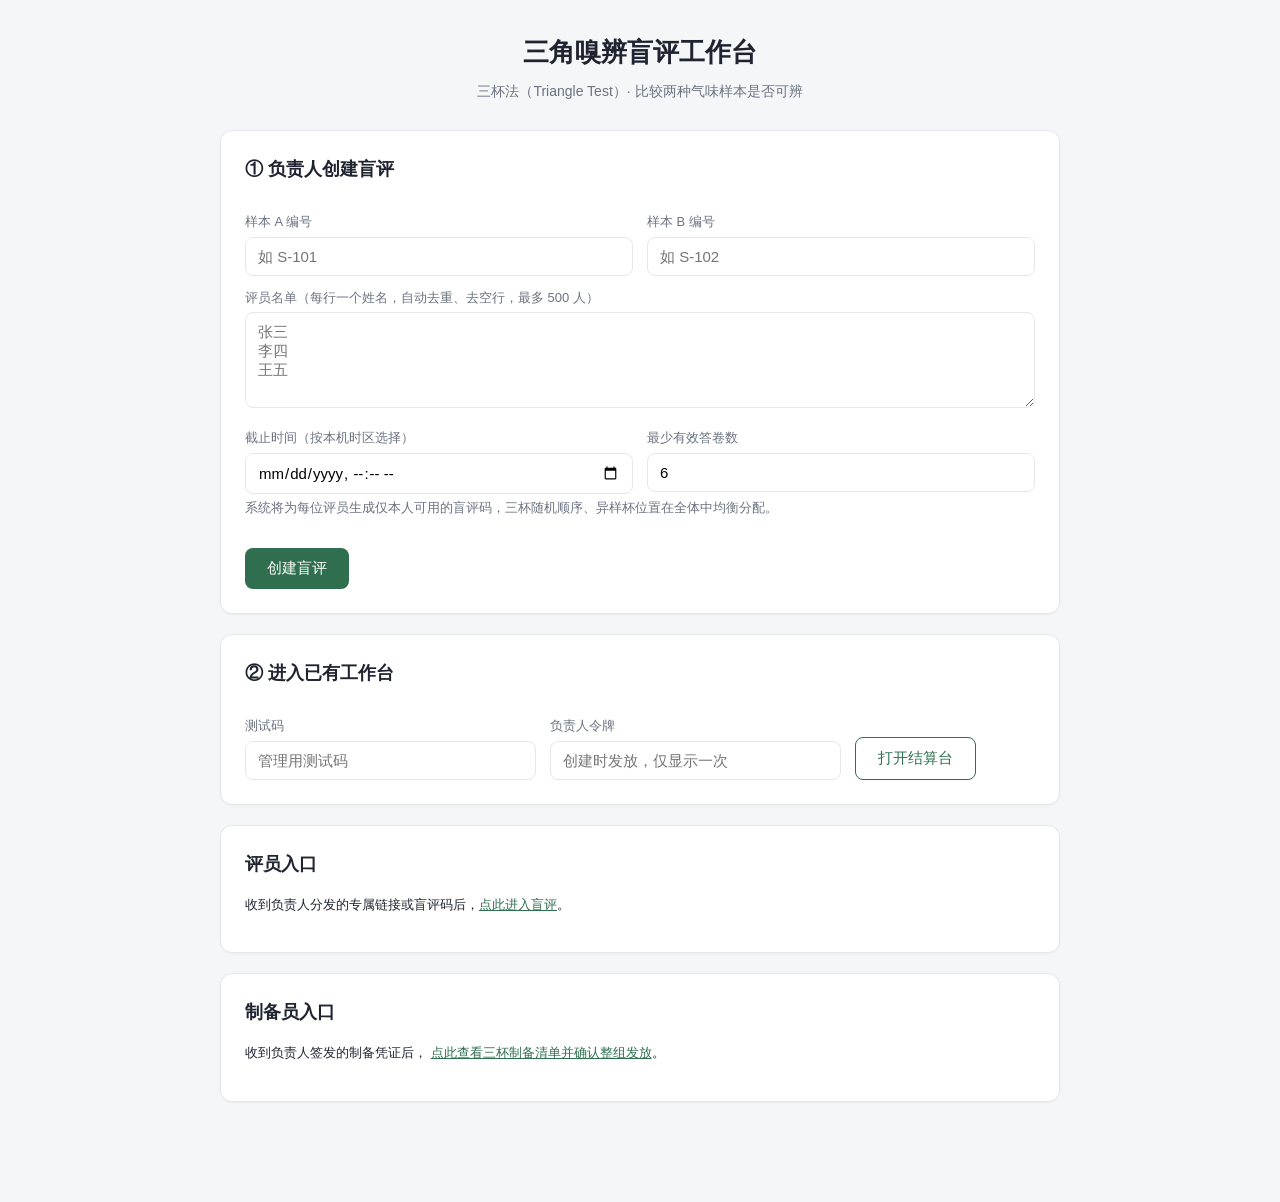
<file: static/index.html>
<!DOCTYPE html>
<html lang="zh-CN">
<head>
  <meta charset="UTF-8">
  <meta name="viewport" content="width=device-width, initial-scale=1.0">
  <title>三角嗅辨盲评工作台</title>
  <link rel="stylesheet" href="/static/style.css">
</head>
<body>
<div class="container">
  <header class="hero">
    <h1>三角嗅辨盲评工作台</h1>
    <p>三杯法（Triangle Test）· 比较两种气味样本是否可辨</p>
  </header>

  <div class="card">
    <h2>① 负责人创建盲评</h2>
    <form id="createForm">
      <div class="row">
        <div>
          <label>样本 A 编号</label>
          <input type="text" id="sampleA" required maxlength="64" placeholder="如 S-101">
        </div>
        <div>
          <label>样本 B 编号</label>
          <input type="text" id="sampleB" required maxlength="64" placeholder="如 S-102">
        </div>
      </div>

      <label>评员名单（每行一个姓名，自动去重、去空行，最多 500 人）</label>
      <textarea id="panelists" required placeholder="张三&#10;李四&#10;王五"></textarea>

      <div class="row">
        <div>
          <label>截止时间（按本机时区选择）</label>
          <input type="datetime-local" id="deadline" required>
        </div>
        <div>
          <label>最少有效答卷数</label>
          <input type="number" id="minValid" required min="1" value="6">
        </div>
      </div>

      <p class="hint">系统将为每位评员生成仅本人可用的盲评码，三杯随机顺序、异样杯位置在全体中均衡分配。</p>
      <button type="submit">创建盲评</button>
    </form>
    <div id="createMsg"></div>
  </div>

  <div class="card">
    <h2>② 进入已有工作台</h2>
    <form id="openForm" class="row" style="align-items:flex-end">
      <div>
        <label>测试码</label>
        <input type="text" id="openCode" required placeholder="管理用测试码">
      </div>
      <div>
        <label>负责人令牌</label>
        <input type="text" id="openToken" required placeholder="创建时发放，仅显示一次">
      </div>
      <div style="flex:0">
        <button type="submit" class="ghost">打开结算台</button>
      </div>
    </form>
  </div>

  <div class="card">
    <h2>评员入口</h2>
    <p class="small">收到负责人分发的专属链接或盲评码后，<a href="/eval">点此进入盲评</a>。</p>
  </div>

  <div class="card">
    <h2>制备员入口</h2>
    <p class="small">收到负责人签发的制备凭证后，
      <a href="/prep">点此查看三杯制备清单并确认整组发放</a>。</p>
  </div>
</div>

<script src="/static/app.js"></script>
<script>
const msg = document.getElementById('createMsg');

document.getElementById('createForm').addEventListener('submit', async (e) => {
  e.preventDefault();
  msg.innerHTML = '';
  const names = document.getElementById('panelists').value.split('\n')
    .map(s => s.trim()).filter(Boolean);
  const dl = document.getElementById('deadline').value;
  if (!dl) return showErr(msg, '请选择截止时间');
  const deadline = new Date(dl).getTime();
  if (deadline <= Date.now()) return showErr(msg, '截止时间必须晚于当前时间');

  try {
    const r = await api('/api/tests', {
      method: 'POST',
      body: {
        sample_a: document.getElementById('sampleA').value,
        sample_b: document.getElementById('sampleB').value,
        panelists: names,
        deadline,
        min_valid: parseInt(document.getElementById('minValid').value, 10),
      },
    });
    saveTest(r.test_code, r.token);
    location.href = r.dashboard;
  } catch (err) {
    showErr(msg, err.message);
  }
});

document.getElementById('openForm').addEventListener('submit', (e) => {
  e.preventDefault();
  const code = document.getElementById('openCode').value.trim();
  const token = document.getElementById('openToken').value.trim();
  location.href = `/admin?test=${encodeURIComponent(code)}&token=${encodeURIComponent(token)}`;
});
</script>
</body>
</html>
</file>
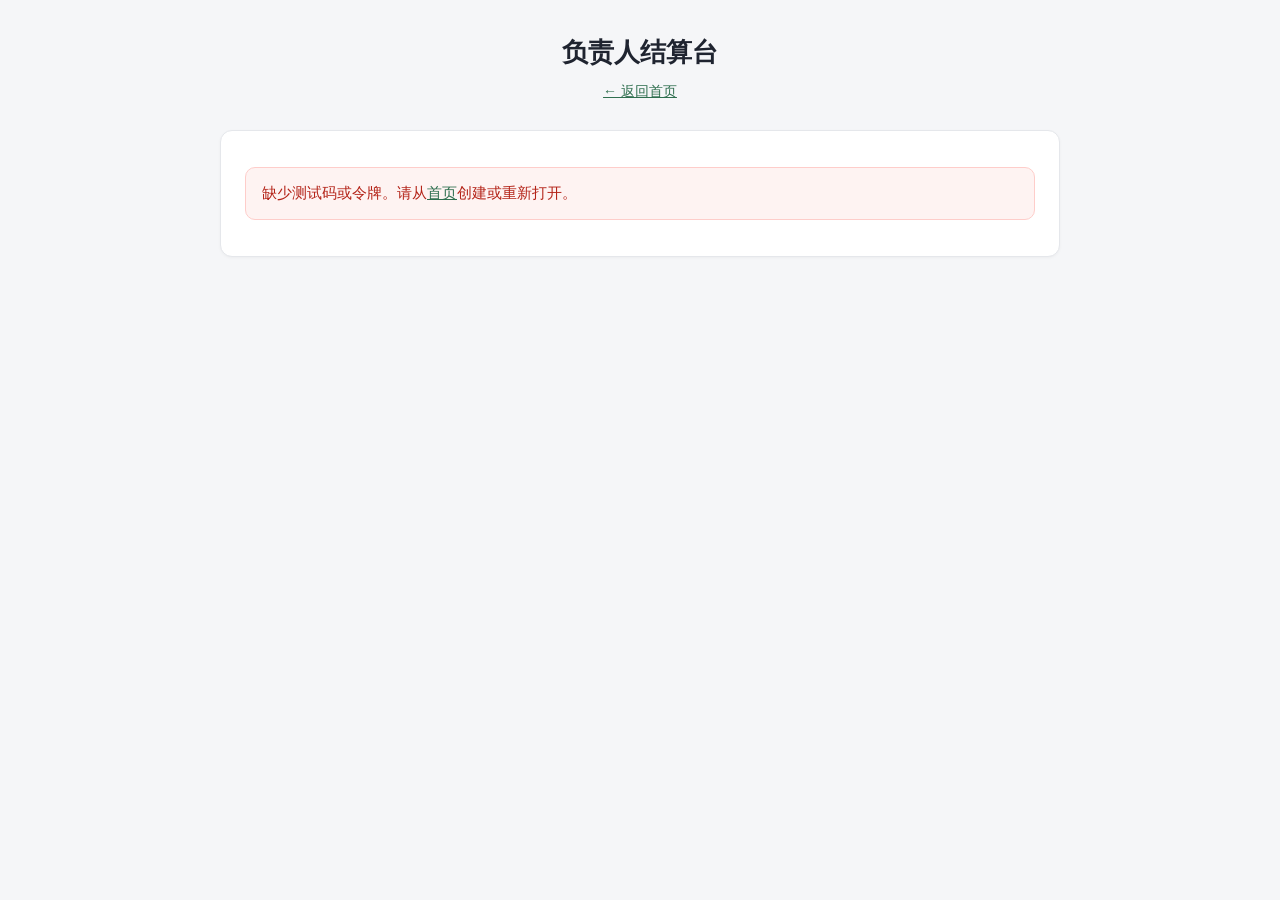
<file: static/admin.html>
<!DOCTYPE html>
<html lang="zh-CN">
<head>
  <meta charset="UTF-8">
  <meta name="viewport" content="width=device-width, initial-scale=1.0">
  <title>负责人结算台 · 三角嗅辨盲评</title>
  <link rel="stylesheet" href="/static/style.css">
</head>
<body>
<div class="container">
  <header class="hero">
    <h1>负责人结算台</h1>
    <p><a href="/">← 返回首页</a></p>
  </header>

  <div id="app"></div>
</div>

<script src="/static/app.js"></script>
<script>
const appEl = document.getElementById('app');
const params = new URLSearchParams(location.search);
const code = params.get('test');
const token = params.get('token');
let timer = null;

if (!code || !token) {
  appEl.innerHTML = `<div class="card"><div class="callout err">
    缺少测试码或令牌。请从<a href="/">首页</a>创建或重新打开。</div></div>`;
} else {
  load();
}

// 撤销按钮随列表动态渲染，用事件委托处理（列表刷新后依然有效）
document.addEventListener('click', (e) => {
  const btn = e.target.closest('[data-revoke]');
  if (btn) revokeShare(btn.dataset.revoke, btn);
  const prepBtn = e.target.closest('[data-prep-revoke]');
  if (prepBtn) revokePrep(prepBtn);
});

async function load() {
  try {
    const t = await api(`/api/tests/${encodeURIComponent(code)}?token=${encodeURIComponent(token)}`);
    render(t);
  } catch (err) {
    appEl.innerHTML = `<div class="card"><div class="callout err">${esc(err.message)}</div>
      <p class="small"><a href="/">返回首页</a></p></div>`;
  }
}

function render(t) {
  const srvOffset = t.now - Date.now();  // 倒计时以服务端时钟为准
  const remain = t.deadline - (Date.now() + srvOffset);
  const past = remain <= 0;
  const frozen = !!(t.ended || t.settled);  // 提前结束或结算：名单/答卷入口均已冻结
  appEl.innerHTML = `
    <div class="card">
      <h2>测试 <span class="mono">${esc(t.test_code)}</span></h2>
      <p class="small">样本 A：<b>${esc(t.sample_a)}</b> ｜ 样本 B：<b>${esc(t.sample_b)}</b></p>
      <p class="small">截止时间：<b>${fmtTime(t.deadline)}</b>
        ｜ 最少有效答卷：<b>${t.min_valid}</b> 份</p>
      <p class="small">距截止：<b id="countdown" style="font-size:16px">${esc(fmtCountdown(remain))}</b></p>
      ${t.ended ? `
      <div class="callout no">
        收集已于 ${fmtTime(t.ended_at)} 由负责人<b>提前结束</b>，名单与答卷入口已冻结。
        结束原因：${esc(t.end_reason)}
      </div>` : ''}
      <div class="stat-grid">
        <div class="stat"><div class="num">${t.progress.total}</div><div class="cap">评员总数</div></div>
        <div class="stat"><div class="num">${t.progress.submitted}</div><div class="cap">已提交(含弃权)</div></div>
        <div class="stat"><div class="num">${t.progress.valid}</div><div class="cap">有效答卷</div></div>
        <div class="stat"><div class="num">${t.preparation ? t.preparation.dispensed : 0}</div><div class="cap">已发放实体样品</div></div>
        <div class="stat"><div class="num">${t.withdrawn_count || 0}</div><div class="cap">已撤回</div></div>
      </div>
      <p class="hint">截止前仅显示汇总计数，不显示任何评员的答案与三杯对应关系，以防泄露。</p>
      <button id="settleBtn" ${((!past && !t.ended) || t.settled) ? 'disabled' : ''}>
        ${t.settled ? '已结算（结果已冻结）'
          : (past || t.ended) ? '立即结算' : '到期或结束收集后才能结算'}
      </button>
      <div id="settleMsg"></div>
      <div id="report"></div>
    </div>

    <div class="card">
      <h2>单场制备凭证 · 实体样品发放</h2>
      <p class="hint">
        签发一份<b>制备凭证</b>交给制备员：其可凭凭证查看当前有效评员
        杯位 1～3 的<b>真实样本</b>与各杯<b>唯一杯贴码</b>，并按评员
        <b>整组三杯</b>确认发放。<b>同一时刻仅一份有效</b>；撤销后可重签，
        旧凭证立即失效（读取 / 确认都被拒绝）。已发放评员不可撤回；
        ${t.preparation && t.preparation.closed
          ? '<b>已到截止 / 已提前结束，禁止新发放；已发放记录保留至结算。</b>'
          : '未发放评员撤回后杯贴码失效，补位者取得新杯贴码。'}
        凭证与杯贴映射<b>不出现在评员页与结算前进度中</b>。
      </p>
      ${renderPrep(t)}
    </div>

    ${(!t.ended && !t.settled && !past) ? `
    <div class="card">
      <h2>提前结束收集（截止前 · 谨慎操作）</h2>
      <p class="hint">
        提交后<b>立即冻结名单与答卷入口</b>：评员再访问或提交都会收到“已结束”，
        撤回 / 补位也将被拒绝；此操作<b>不可撤销</b>。结束后可立即在上方结算，
        结算仍按已有有效答卷、最少有效答卷数与 p 值规则冻结结果。
        未结束的实验保持原截止行为。
      </p>
      <label>结束原因（必填，1～200 字，将记入操作时间线）</label>
      <textarea id="endReason" rows="3" maxlength="200"
        placeholder="例如：有效答卷已达标，提前结算"></textarea>
      <button id="endBtn" class="danger">提前结束收集</button>
      <div id="endMsg"></div>
    </div>` : ''}

    ${t.settled ? `
    <div class="card">
      <h2>脱敏结果分享凭证</h2>
      <p class="hint">
        为已结算实验生成<b>不记名只读凭证</b>，持有者可凭地址读取脱敏结果：
        仅含样本编号、截止与结算时间、有效答卷数、答对数、弃权数、未交数、
        单侧尾概率与可辨结论；<b>不</b>包含评员姓名、盲评码、个人答案或异样杯对应关系。
        有效期最长 <b>7 天</b>，到期前可随时撤销；到期或撤销后读取一律拒绝。
        同一备注 + 同一有效期重复请求会返回原凭证。
      </p>
      <div class="row">
        <div>
          <label>有效期</label>
          <select id="shareTtl">
            <option value="3600">1 小时</option>
            <option value="21600">6 小时</option>
            <option value="43200">12 小时</option>
            <option value="86400">1 天</option>
            <option value="259200">3 天</option>
            <option value="432000">5 天</option>
            <option value="604800" selected>7 天（最长）</option>
          </select>
        </div>
        <div style="flex:2">
          <label>备注（可选，用于区分发给谁；同备注同有效期返回原凭证）</label>
          <input type="text" id="shareNote" maxlength="200"
            placeholder="例如：发给合作方 / 公示链接">
        </div>
      </div>
      <button id="shareCreateBtn">生成分享凭证</button>
      <div id="shareMsg"></div>
      <div id="shareList">${renderShares(t.shares || [])}</div>
    </div>` : ''}

    <div class="card">
      <h2>名单调整（截止前 · 缺席处理）</h2>
      <p class="hint">
        可只补位、只撤回，或一次操作同时撤回并补位。仅<b>未提交</b>者可撤回；
        已作答或已弃权者不可撤回，撤回后的旧码立即失效。补位评员取得新专属码，
        同一实验姓名不得重用；已有评员的杯序、异样样本与答卷不变，
        新分配会尽量均衡异样杯位置与异样样本。
        调整后有效人数须在 <b>${t.min_valid}</b> ～ <b>500</b> 人之间，
        任一校验失败则整次操作无效。
      </p>
      ${(past || frozen) ? `
        <div class="callout ${t.settled ? 'no' : 'warn'}">
          ${t.settled ? '测试已结算，名单已冻结，不能调整。'
            : t.ended ? '收集已提前结束，名单已冻结，不能调整。'
            : '已过截止时间，不能调整名单。'}
        </div>` : `
        <label>要撤回的盲评码（每行一个；可留空表示只补位）</label>
        <textarea id="withdrawCodes" rows="3"
          placeholder="贴入缺席评员的盲评码，每行一个"></textarea>
        <label>补位评员姓名（每行一个；可留空表示只撤回）</label>
        <textarea id="addPanelists" rows="3"
          placeholder="新评员姓名，每行一个"></textarea>
        <button id="adjustBtn">执行调整</button>
        <div id="adjustMsg"></div>`}
    </div>

    <div class="card">
      <h2>盲评码分发名单（仅负责人可见）</h2>
      <p class="hint">请将每人的专属链接单独发给本人；盲评码不可重复使用。</p>
      <table>
        <thead><tr><th>评员</th><th>盲评码 / 专属链接</th><th>实体样品</th></tr></thead>
        <tbody>
          ${t.codes.map(c => `
            <tr>
              <td>${esc(c.panelist)}</td>
              <td class="code">${esc(c.code)}
                <a href="${esc(c.url)}" target="_blank" class="small">打开</a></td>
              <td>${c.dispensed ? '<span class="badge ok">已发放</span>'
                : '<span class="badge wait">未发放</span>'}</td>
            </tr>`).join('')}
        </tbody>
      </table>
    </div>`;

  clearInterval(timer);
  timer = setInterval(() => {
    const el = document.getElementById('countdown');
    if (el) el.textContent = fmtCountdown(t.deadline - (Date.now() + srvOffset));
    const btn = document.getElementById('settleBtn');
    if (btn && !t.settled && !t.ended
        && t.deadline - (Date.now() + srvOffset) <= 0 && btn.disabled) {
      btn.disabled = false;
      btn.textContent = '立即结算';
    }
  }, 1000);

  document.getElementById('settleBtn').addEventListener('click', doSettle);
  const adjustBtn = document.getElementById('adjustBtn');
  if (adjustBtn) adjustBtn.addEventListener('click', doAdjust);
  const endBtn = document.getElementById('endBtn');
  if (endBtn) endBtn.addEventListener('click', doEnd);
  const shareBtn = document.getElementById('shareCreateBtn');
  if (shareBtn) shareBtn.addEventListener('click', doCreateShare);
  const prepIssueBtn = document.getElementById('prepIssueBtn');
  if (prepIssueBtn) prepIssueBtn.addEventListener('click', issuePrep);
  if (t.settled) doSettle();
}

function renderPrep(t) {
  const p = t.preparation || { dispensed: 0, undispensed: 0, closed: true,
    voucher_active: false, voucher_code: null };
  const url = p.voucher_code ? `${location.origin}/prep/voucher/${p.voucher_code}` : '';
  return `
    <div class="stat-grid">
      <div class="stat"><div class="num">${p.dispensed}</div><div class="cap">已整组发放</div></div>
      <div class="stat"><div class="num">${p.undispensed}</div><div class="cap">未发放</div></div>
    </div>
    ${p.voucher_active ? `
      <div class="callout ok">
        当前有效凭证（仅负责人视角显示明文，请点对点交给制备员）：<br>
        <span class="mono">${esc(p.voucher_code)}</span><br>
        制备员地址：<span class="mono small">${esc(url)}</span>
        <button class="ghost" style="margin:8px 8px 0"
          onclick="navigator.clipboard&&navigator.clipboard.writeText('${esc(url)}')">
          复制制备员地址</button>
      </div>
      <button class="danger" data-prep-revoke="1">撤销当前凭证</button>`
    : `
      <div class="callout warn">
        ${p.voucher_code
          ? `凭证已撤销（旧凭证始终失效）：<span class="mono small">${esc(p.voucher_code)}</span>，可重新签发。`
          : '尚未签发制备凭证。'}
      </div>
      <button id="prepIssueBtn">签发制备凭证</button>`}
    <div id="prepMsg"></div>
    <p class="hint">发放进度（不泄露杯贴码与映射）：</p>
    <table>
      <thead><tr><th>评员</th><th>实体样品发放</th><th>时间</th></tr></thead>
      <tbody>
        ${(t.delivery || []).map(d => `
          <tr>
            <td>${esc(d.panelist)}</td>
            <td>${d.dispensed ? '<span class="badge ok">已发放</span>'
              : '<span class="badge wait">未发放</span>'}</td>
            <td>${d.dispensed_at ? fmtTime(d.dispensed_at) : '—'}</td>
          </tr>`).join('')}
      </tbody>
    </table>`;
}

async function issuePrep() {
  const msgEl = document.getElementById('prepMsg');
  const btn = document.getElementById('prepIssueBtn');
  btn.disabled = true; btn.textContent = '签发中…';
  try {
    const r = await api(`/api/tests/${encodeURIComponent(code)}/prep-voucher`, {
      method: 'POST', body: { token },
    });
    showInfo(msgEl,
      `已签发制备凭证（仅本次展示）：${r.voucher}。制备员地址 ${location.origin}${r.prep_url}`,
      'ok');
    load();
  } catch (err) {
    showErr(msgEl, err.message);
    btn.disabled = false; btn.textContent = '签发制备凭证';
  }
}

async function revokePrep(btn) {
  if (!confirm('确认撤销当前制备凭证？\n\n撤销后制备员立即无法查看清单或确认发放，'
      + '旧凭证始终失效；已发放记录保留。')) return;
  btn.disabled = true;
  try {
    await api(`/api/tests/${encodeURIComponent(code)}/prep-voucher/revoke`, {
      method: 'POST', body: { token },
    });
    load();
  } catch (err) {
    showErr(document.getElementById('prepMsg'), err.message);
    btn.disabled = false;
  }
}

function renderShares(shares) {
  if (!shares.length) return '<p class="hint">尚未生成分享凭证。</p>';
  return `
    <table style="margin-top:16px">
      <thead><tr><th>备注</th><th>凭证 / 读取地址</th><th>到期时间</th><th>状态</th><th>操作</th></tr></thead>
      <tbody>
        ${shares.map(s => `
          <tr>
            <td>${s.note ? esc(s.note) : '<span class="small">（无备注）</span>'}</td>
            <td class="code">${esc(s.share_code)}<br>
              <a href="${esc(s.read_url)}" target="_blank" class="small">${esc(s.read_url)}</a></td>
            <td>${fmtTime(s.expires_at)}</td>
            <td>${s.revoked ? '<span class="badge no">已撤销</span>'
                : s.active ? '<span class="badge ok">有效</span>'
                : '<span class="badge wait">已过期</span>'}</td>
            <td>${s.active
                ? `<button class="danger" data-revoke="${esc(s.share_code)}"
                     style="padding:4px 12px;margin:0">撤销</button>`
                : '—'}</td>
          </tr>`).join('')}
      </tbody>
    </table>`;
}

async function doCreateShare() {
  const msgEl = document.getElementById('shareMsg');
  const ttl = parseInt(document.getElementById('shareTtl').value, 10);
  const note = document.getElementById('shareNote').value.trim();
  const btn = document.getElementById('shareCreateBtn');
  btn.disabled = true; btn.textContent = '生成中…';
  try {
    const r = await api(`/api/tests/${encodeURIComponent(code)}/shares`, {
      method: 'POST', body: { token, ttl_seconds: ttl, note },
    });
    msgEl.innerHTML = `<div class="callout ok">
      ${r.reused ? '该备注 + 有效期已存在，返回原凭证：' : '已生成一次性分享凭证（仅展示本次）：'}
      <span class="mono">${esc(r.share_code)}</span><br>
      读取地址：<span class="mono small">${location.origin}${esc(r.read_url)}</span><br>
      到期：${fmtTime(r.expires_at)} ｜ 到期或撤销后读取会被拒绝。
    </div>`;
    load();  // 刷新凭证列表
  } catch (err) {
    showErr(msgEl, err.message);
    btn.disabled = false; btn.textContent = '生成分享凭证';
  }
}

async function revokeShare(code_, btn) {
  if (!confirm('确认撤销该分享凭证？撤销后持有方将立即无法读取，且不可恢复。')) return;
  btn.disabled = true;
  try {
    await api(`/api/tests/${encodeURIComponent(code)}/shares/${encodeURIComponent(code_)}/revoke`,
      { method: 'POST', body: { token } });
    load();
  } catch (err) {
    showErr(document.getElementById('shareMsg'), err.message);
    btn.disabled = false;
  }
}

async function doAdjust() {
  const msgEl = document.getElementById('adjustMsg');
  const wCodes = document.getElementById('withdrawCodes').value.split('\n')
    .map(s => s.trim()).filter(Boolean);
  const aNames = document.getElementById('addPanelists').value.split('\n')
    .map(s => s.trim()).filter(Boolean);
  if (wCodes.length === 0 && aNames.length === 0) {
    showErr(msgEl, '请至少填写要撤回的盲评码或补位评员姓名。');
    return;
  }
  const word = (wCodes.length && aNames.length)
    ? `撤回 ${wCodes.length} 人并补位 ${aNames.length} 人`
    : wCodes.length ? `撤回 ${wCodes.length} 人`
    : `补位 ${aNames.length} 人`;
  if (!confirm(`确认${word}？任一校验失败将整次无效（不产生任何改动）。`)) return;

  const btn = document.getElementById('adjustBtn');
  btn.disabled = true; btn.textContent = '调整中…';
  try {
    const r = await api(`/api/tests/${encodeURIComponent(code)}/adjust`, {
      method: 'POST',
      body: { token, withdraw_codes: wCodes, add_panelists: aNames },
    });
    const lines = [];
    if (r.withdrawn.length)
      lines.push(`已撤回：${r.withdrawn.map(x => esc(x.panelist)).join('、')}（旧码已立即失效）`);
    if (r.added.length)
      lines.push(`已补位：${r.added.map(x => esc(x.panelist)).join('、')}` +
        `（新盲评码见下方分发名单）`);
    lines.push(`当前有效名单 ${r.progress.total} 人。`);
    showInfo(msgEl, lines.join(' '), 'ok');
    setTimeout(load, 1200);  // 刷新以展示新分发码与计数
  } catch (err) {
    showErr(msgEl, err.message);
    btn.disabled = false; btn.textContent = '执行调整';
  }
}

async function doEnd() {
  const msgEl = document.getElementById('endMsg');
  const reason = document.getElementById('endReason').value.trim();
  if (!reason) { showErr(msgEl, '请填写结束原因（1～200 字）。'); return; }
  if (reason.length > 200) { showErr(msgEl, '结束原因不得超过 200 字。'); return; }
  if (!confirm('确认提前结束收集？\n\n提交后名单与答卷入口立即冻结，'
      + '评员将无法再访问或提交，撤回/补位也被拒绝，且此操作不可撤销。')) return;

  const btn = document.getElementById('endBtn');
  btn.disabled = true; btn.textContent = '结束中…';
  try {
    const r = await api(`/api/tests/${encodeURIComponent(code)}/end`, {
      method: 'POST', body: { token, reason },
    });
    showInfo(msgEl,
      (r.reused ? '该实验已处于结束状态（返回同一结束记录）：'
                : '收集已提前结束，答卷入口已冻结。')
      + `结束时间 ${fmtTime(r.ended_at)}。可立即结算。`, 'ok');
    load();  // 刷新以展示结束横幅、启用结算并冻结名单调整
  } catch (err) {
    showErr(msgEl, err.message);
    btn.disabled = false; btn.textContent = '提前结束收集';
  }
}

async function doSettle() {
  const btn = document.getElementById('settleBtn');
  const msgEl = document.getElementById('settleMsg');
  if (btn) { btn.disabled = true; btn.textContent = '结算中…'; }
  try {
    const r = await api(`/api/tests/${encodeURIComponent(code)}/settle`, {
      method: 'POST', body: { token },
    });
    renderReport(r);
    if (btn) { btn.disabled = true; btn.textContent = '已结算（结果已冻结）'; }
  } catch (err) {
    showErr(msgEl, err.message);
    if (btn) { btn.disabled = false; btn.textContent = '立即结算'; }
  }
}

function renderReport(r) {
  const el = document.getElementById('report');
  const kind = r.distinguishable ? 'ok' : 'no';
  const label = r.distinguishable
    ? '<span class="badge ok">判为可辨</span>'
    : '<span class="badge no">不可判为可辨</span>';
  el.innerHTML = `
    <h2 style="margin-top:24px">结算结果 ${label}</h2>
    <div class="callout ${kind === 'ok' ? 'ok' : 'warn'}">${esc(r.conclusion)}</div>
    <div class="stat-grid">
      <div class="stat"><div class="num">${r.valid_count}</div><div class="cap">有效答卷</div></div>
      <div class="stat"><div class="num">${r.correct_count}</div><div class="cap">答对</div></div>
      <div class="stat"><div class="num">${r.abstained_count}</div><div class="cap">弃权</div></div>
      <div class="stat"><div class="num">${r.missing_count}</div><div class="cap">未交</div></div>
      <div class="stat"><div class="num">${r.p_value === null ? '—' : r.p_value.toFixed(4)}</div>
        <div class="cap">单侧尾概率 (p=1/3)</div></div>
    </div>
    <p class="hint">判定规则：有效答卷 ≥ ${r.min_valid} 且
      P(X≥答对 | X~Binomial(n,1/3)) ≤ 0.05 才判为可辨。</p>

    <h2>分配与答卷回看（冻结）</h2>
    <table>
      <thead><tr>
        <th>评员</th><th>盲评码</th><th>异样杯位置</th><th>异样杯样本</th>
        <th>提交答案</th><th>判定</th><th>实体样品</th>
      </tr></thead>
      <tbody>
        ${r.assignments.map(a => `
          <tr class="${a.correct === true ? 'hit' : a.correct === false ? 'miss' : ''}">
            <td>${esc(a.panelist)}</td>
            <td class="code">${esc(a.code)}</td>
            <td>${a.odd_pos} 号杯</td>
            <td>样本 ${esc(a.odd_sample)}</td>
            <td>${a.answer === null ? '<span class="badge wait">未交</span>'
                : a.answer === '弃权' ? '<span class="badge wait">弃权</span>'
                : `${a.answer} 号杯`}</td>
            <td>${a.correct === null ? '—'
                : a.correct ? '<span class="badge ok">答对</span>'
                : '<span class="badge no">答错</span>'}</td>
            <td>${a.dispensed
                ? `<span class="badge ok">已发放</span>`
                : '<span class="badge wait">未发放</span>'}</td>
          </tr>`).join('')}
      </tbody>
    </table>`;
}
</script>
</body>
</html>
</file>
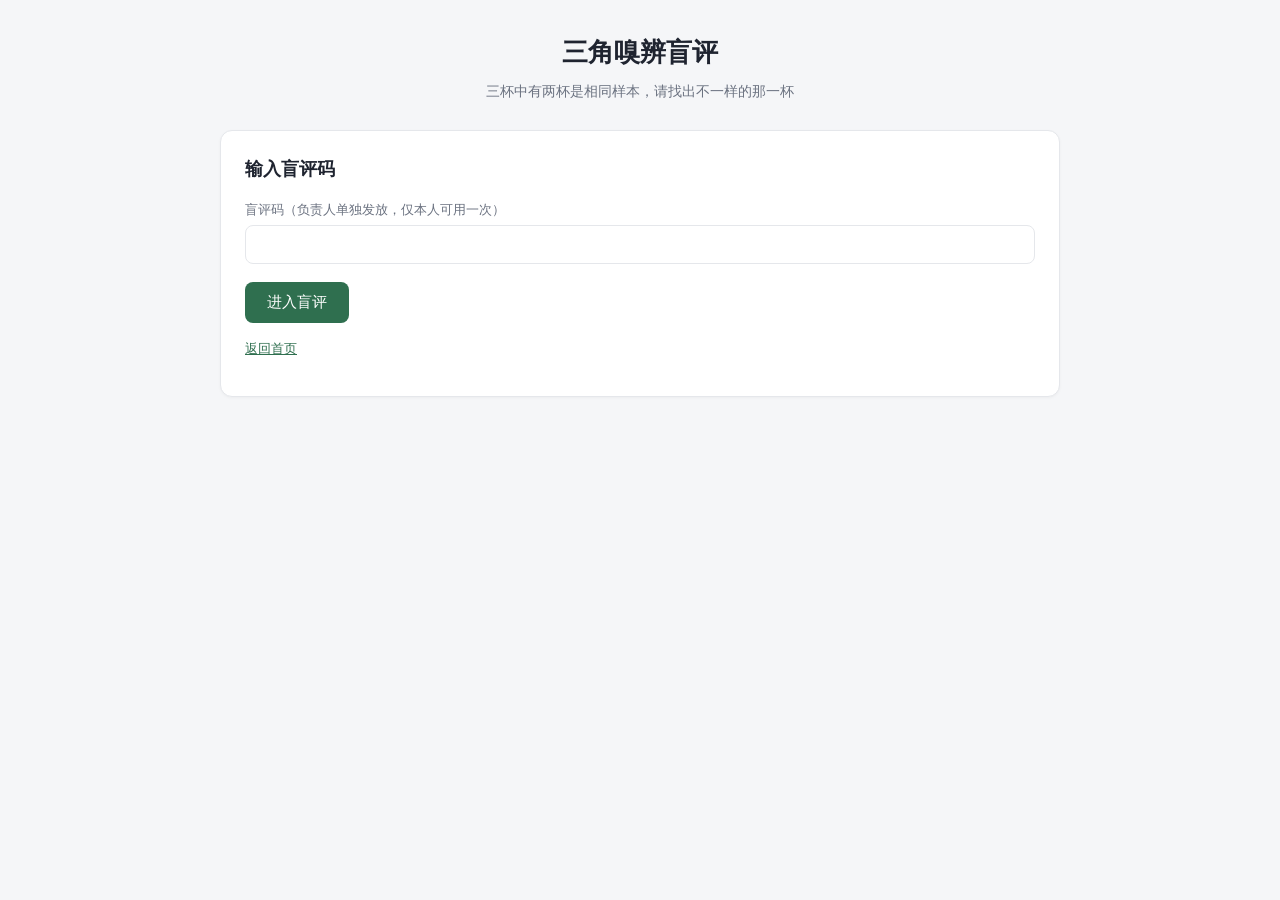
<file: static/eval.html>
<!DOCTYPE html>
<html lang="zh-CN">
<head>
  <meta charset="UTF-8">
  <meta name="viewport" content="width=device-width, initial-scale=1.0">
  <title>评员盲评 · 三角嗅辨</title>
  <link rel="stylesheet" href="/static/style.css">
</head>
<body>
<div class="container">
  <header class="hero">
    <h1>三角嗅辨盲评</h1>
    <p>三杯中有两杯是相同样本，请找出不一样的那一杯</p>
  </header>
  <div id="app"></div>
</div>

<script src="/static/app.js"></script>
<script>
const appEl = document.getElementById('app');

// 支持 /eval/code/<code>、?code=<code> 或手动输入
let code = (location.pathname.match(/\/eval\/code\/([^/]+)/) || [])[1]
        || new URLSearchParams(location.search).get('code');

if (!code) {
  renderEntry();
} else {
  loadAssignment();
}

function renderEntry() {
  appEl.innerHTML = `
    <div class="card">
      <h2>输入盲评码</h2>
      <form id="codeForm">
        <label>盲评码（负责人单独发放，仅本人可用一次）</label>
        <input type="text" id="codeInput" required autocomplete="off"
               style="text-transform:uppercase;letter-spacing:2px">
        <button type="submit">进入盲评</button>
      </form>
      <p class="small" style="margin-top:16px"><a href="/">返回首页</a></p>
    </div>`;
  document.getElementById('codeForm').addEventListener('submit', (e) => {
    e.preventDefault();
    code = document.getElementById('codeInput').value.trim();
    history.replaceState(null, '', `/eval/code/${encodeURIComponent(code)}`);
    loadAssignment();
  });
}

async function loadAssignment() {
  try {
    const a = await api(`/api/eval/${encodeURIComponent(code)}`);
    render(a);
  } catch (err) {
    appEl.innerHTML = `<div class="card"><div class="callout err">${esc(err.message)}</div>
      <button class="ghost" onclick="location.href='/eval'">重新输入盲评码</button></div>`;
  }
}

let selected = null;

function render(a) {
  const srvOffset = a.now - Date.now();  // 倒计时以服务端时钟为准
  const remain = a.deadline - (Date.now() + srvOffset);
  if (a.submitted) { renderDone(a); return; }
  if (a.ended) { renderEnded(a); return; }
  if (a.past_deadline) { renderClosed(a); return; }

  appEl.innerHTML = `
    <div class="card">
      <h2>评员：${esc(a.panelist)}</h2>
      <p class="small">截止时间：<b>${fmtTime(a.deadline)}</b>
        ｜ 剩余 <b id="countdown">${esc(fmtCountdown(remain))}</b></p>
      <div class="callout warn">
        规则：三杯（1、2、3）中有两杯来自同一样本，一杯来自另一样本。
        请嗅辨后点击你认为<b>不一样</b>的那一杯；无法判断可选择弃权。
        <b>提交后不可修改，且该盲评码只能提交一次。</b>
      </div>
      <div class="cups">
        ${[1, 2, 3].map(n => `<div class="cup" data-pos="${n}">${n} 号杯</div>`).join('')}
      </div>
      <div class="choice-row">
        <button id="submitBtn" disabled>提交选择</button>
        <button id="abstainBtn" class="ghost">我无法区分（弃权）</button>
      </div>
      <div id="msg"></div>
    </div>`;

  document.querySelectorAll('.cup').forEach((cup) => {
    cup.addEventListener('click', () => {
      document.querySelectorAll('.cup').forEach(c => c.classList.remove('selected'));
      cup.classList.add('selected');
      selected = parseInt(cup.dataset.pos, 10);
      document.getElementById('submitBtn').disabled = false;
    });
  });
  document.getElementById('submitBtn').addEventListener('click', () => submit(false));
  document.getElementById('abstainBtn').addEventListener('click', () => submit(true));

  const timer = setInterval(() => {
    const el = document.getElementById('countdown');
    if (!el) { clearInterval(timer); return; }
    const left = a.deadline - (Date.now() + srvOffset);
    el.textContent = fmtCountdown(left);
    if (left <= 0) { clearInterval(timer); loadAssignment(); }
  }, 500);
}

async function submit(abstain) {
  if (!abstain && selected === null) return;
  if (!abstain && !confirm(`确认异样杯是 ${selected} 号杯？提交后不可修改。`)) return;
  if (abstain && !confirm('确认弃权？提交后不可修改。')) return;

  const btns = ['submitBtn', 'abstainBtn'];
  btns.forEach(id => { const b = document.getElementById(id); if (b) b.disabled = true; });
  const msgEl = document.getElementById('msg');
  try {
    await api(`/api/eval/${encodeURIComponent(code)}/submit`, {
      method: 'POST',
      body: abstain ? { abstain: true } : { answer: selected },
    });
    loadAssignment();
  } catch (err) {
    showErr(msgEl, err.message);
    btns.forEach(id => { const b = document.getElementById(id); if (b) b.disabled = false; });
    if (/截止|已提交|结束/.test(err.message)) loadAssignment();
  }
}

function renderEnded(a) {
  appEl.innerHTML = `
    <div class="card">
      <h2>评员：${esc(a.panelist)}</h2>
      <div class="callout no">
        负责人已于 ${fmtTime(a.ended_at)} <b>提前结束收集</b>，
        答卷通道已关闭，系统不再接收任何提交。
      </div>
      ${a.end_reason ? `<p class="small">结束原因：${esc(a.end_reason)}</p>` : ''}
      ${a.settled ? revealHtml(a)
        : '<p class="hint">负责人结算后，可在本页回看你的三杯对应关系。</p>'}
    </div>`;
}

function renderClosed(a) {
  appEl.innerHTML = `
    <div class="card">
      <h2>评员：${esc(a.panelist)}</h2>
      <div class="callout no">
        截止时间（${fmtTime(a.deadline)}）已过，答卷通道已关闭，系统不再接收任何提交。
      </div>
      ${a.settled ? revealHtml(a) : '<p class="hint">负责人结算后，可在本页回看你的三杯对应关系。</p>'}
    </div>`;
}

function renderDone(a) {
  appEl.innerHTML = `
    <div class="card">
      <h2>评员：${esc(a.panelist)}</h2>
      <div class="callout ok">
        你的答卷已于 ${fmtTime(a.answered_at)} 提交：
        <b>${a.abstained ? '弃权' : `选择 ${a.answer} 号杯为异样杯`}</b>。
        答卷不可修改。
      </div>
      ${a.ended ? `<div class="callout no">
        负责人已于 ${fmtTime(a.ended_at)} 提前结束收集（你的答卷在结束前已提交，已计入）。
        ${a.end_reason ? `结束原因：${esc(a.end_reason)}` : ''}
      </div>` : ''}
      ${a.settled ? revealHtml(a) : '<p class="hint">结果尚未结算；结算后可在本页回看三杯对应关系。</p>'}
    </div>`;
}

function revealHtml(a) {
  const correct = a.abstained ? null : (a.answer === a.odd_pos);
  return `
    <h2 style="margin-top:20px">结算回看</h2>
    <table>
      <tr><th>异样杯位置</th><td>${a.odd_pos} 号杯</td></tr>
      <tr><th>异样杯样本</th><td>样本 ${esc(a.odd_sample)}
        （A=${esc(a.sample_a)}，B=${esc(a.sample_b)}）</td></tr>
      <tr><th>你的判定</th><td>
        ${a.abstained ? '弃权' : correct
          ? '<span class="badge ok">答对</span>'
          : '<span class="badge no">答错</span>'}</td></tr>
    </table>`;
}
</script>
</body>
</html>
</file>
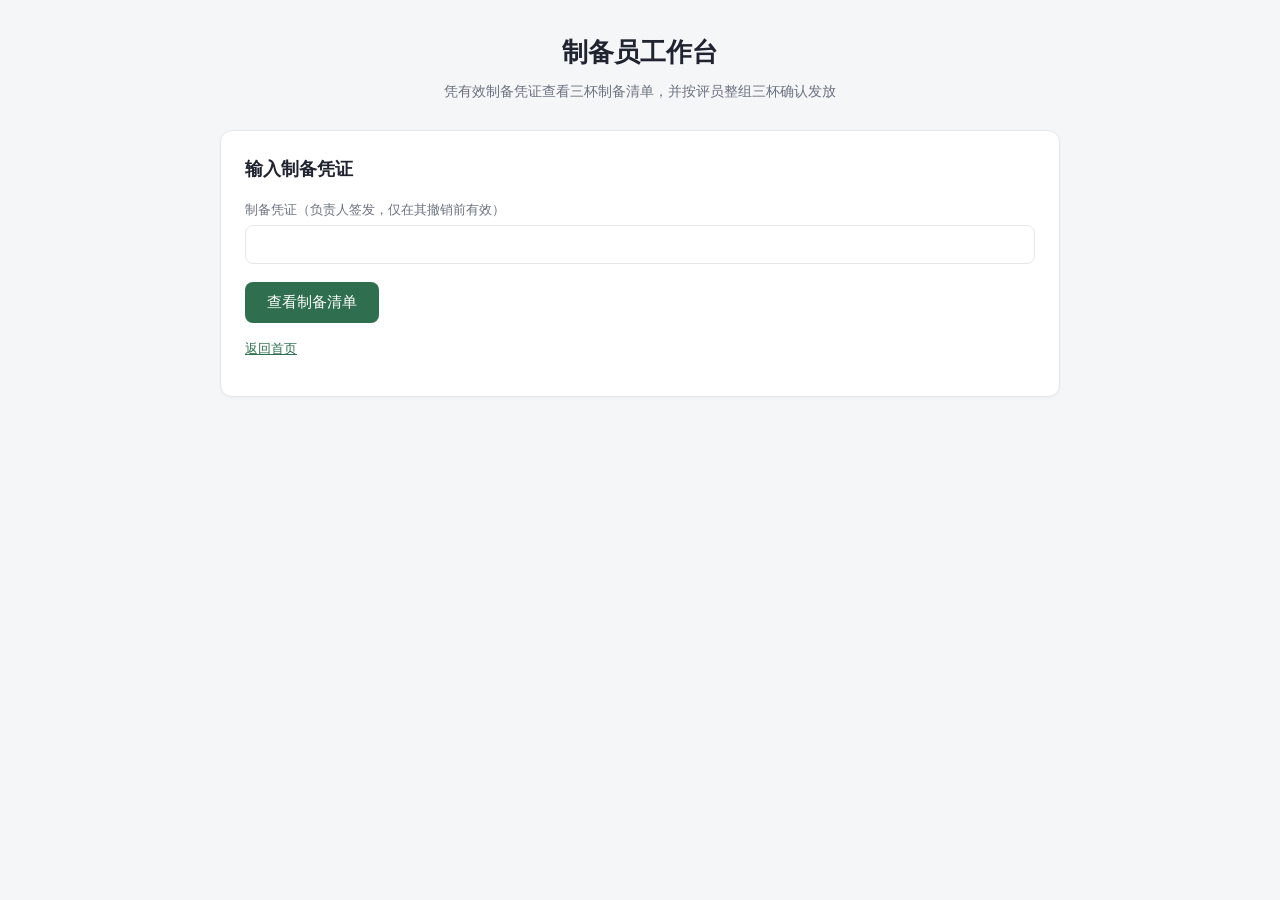
<file: static/prep.html>
<!DOCTYPE html>
<html lang="zh-CN">
<head>
  <meta charset="UTF-8">
  <meta name="viewport" content="width=device-width, initial-scale=1.0">
  <title>制备员工作台 · 三角嗅辨盲评</title>
  <link rel="stylesheet" href="/static/style.css">
</head>
<body>
<div class="container">
  <header class="hero">
    <h1>制备员工作台</h1>
    <p>凭有效制备凭证查看三杯制备清单，并按评员整组三杯确认发放</p>
  </header>
  <div id="app"></div>
</div>

<script src="/static/app.js"></script>
<script>
const appEl = document.getElementById('app');

// 支持 /prep/voucher/<凭证>、?voucher=<凭证> 或手动输入
let voucher = (location.pathname.match(/\/prep\/voucher\/([^/]+)/) || [])[1]
        || new URLSearchParams(location.search).get('voucher');
let timer = null;
let inflight = false;

if (!voucher) {
  renderEntry();
} else {
  load();
}

// 整组确认按钮随列表动态渲染，用事件委托处理（刷新后依然有效）
document.addEventListener('click', (e) => {
  const btn = e.target.closest('[data-dispense]');
  if (btn) dispense(btn.dataset.dispense, btn);
  if (e.target.closest('#refreshBtn')) load();
});

function renderEntry() {
  appEl.innerHTML = `
    <div class="card">
      <h2>输入制备凭证</h2>
      <form id="voucherForm">
        <label>制备凭证（负责人签发，仅在其撤销前有效）</label>
        <input type="text" id="voucherInput" required autocomplete="off"
               style="letter-spacing:2px">
        <button type="submit">查看制备清单</button>
      </form>
      <p class="small" style="margin-top:16px"><a href="/">返回首页</a></p>
    </div>`;
  document.getElementById('voucherForm').addEventListener('submit', (e) => {
    e.preventDefault();
    voucher = document.getElementById('voucherInput').value.trim();
    history.replaceState(null, '', `/prep/voucher/${encodeURIComponent(voucher)}`);
    load();
  });
}

async function load() {
  if (inflight) return;
  inflight = true;
  try {
    const d = await api(`/api/prep/${encodeURIComponent(voucher)}`);
    render(d);
  } catch (err) {
    clearInterval(timer);
    appEl.innerHTML = `<div class="card"><div class="callout err">${esc(err.message)}</div>
      <button class="ghost" onclick="location.href='/prep'">重新输入制备凭证</button></div>`;
  } finally {
    inflight = false;
  }
}

function render(d) {
  const srvOffset = d.now - Date.now();
  const remain = d.deadline - (Date.now() + srvOffset);
  const done = d.panelists.filter(p => p.dispensed).length;
  appEl.innerHTML = `
    <div class="card">
      <h2>测试 <span class="mono">${esc(d.test_code)}</span> 制备清单</h2>
      <p class="small">样本 A：<b>${esc(d.sample_a)}</b> ｜ 样本 B：<b>${esc(d.sample_b)}</b></p>
      <p class="small">截止时间：<b>${fmtTime(d.deadline)}</b>
        ｜ 剩余 <b id="countdown">${esc(fmtCountdown(remain))}</b></p>
      <div class="stat-grid">
        <div class="stat"><div class="num">${d.panelists.length}</div><div class="cap">待制备评员</div></div>
        <div class="stat"><div class="num">${done}</div><div class="cap">已整组发放</div></div>
        <div class="stat"><div class="num">${d.panelists.length - done}</div><div class="cap">未发放</div></div>
      </div>
      ${d.closed ? `
      <div class="callout no">
        ${d.ended
          ? `收集已于 ${fmtTime(d.ended_at)} 由负责人提前结束`
          : '已过截止时间'}，<b>禁止新发放</b>；已发放记录保留用于对账结算。
        ${d.ended && d.end_reason ? `结束原因：${esc(d.end_reason)}` : ''}
      </div>` : `
      <div class="callout warn">
        杯贴码仅用于贴杯、不含样本信息。请按每位评员的三杯真实样本贴好对应杯贴，
        <b>整组三杯核对无误后再点「整组确认发放」</b>；确认后不可撤回，重复确认返回原记录。
      </div>
      <p class="row" style="align-items:center">
        <button class="ghost" id="refreshBtn" style="margin:0">刷新清单</button>
        <span class="small">每 10 秒自动刷新</span>
      </p>`}
    </div>

    <div class="card">
      <h2>按评员整组制备与发放</h2>
      <div id="msg"></div>
      ${d.panelists.map(p => `
        <div class="panelist-box ${p.dispensed ? 'is-done' : ''}">
          <div class="panelist-head">
            <b>${esc(p.panelist)}</b>
            ${p.dispensed
              ? `<span class="badge ok">已于 ${fmtTime(p.dispensed_at)} 整组发放</span>`
              : (d.closed
                  ? '<span class="badge no">未发放（已停止发放）</span>'
                  : '<span class="badge wait">待发放</span>')}
          </div>
          <table>
            <thead><tr><th>杯位</th><th>真实样本</th><th>杯贴码</th></tr></thead>
            <tbody>
              ${p.cups.map(c => `
                <tr>
                  <td>${c.pos} 号杯</td>
                  <td>样本 <b>${esc(c.sample)}</b></td>
                  <td class="code">${esc(c.sticker)}</td>
                </tr>`).join('')}
            </tbody>
          </table>
          ${(!p.dispensed && !d.closed) ? `
          <button data-dispense="${esc(p.panelist)}">整组确认发放（三杯）</button>` : ''}
        </div>`).join('')}
    </div>`;

  clearInterval(timer);
  timer = setInterval(() => {
    const el = document.getElementById('countdown');
    if (el) el.textContent = fmtCountdown(d.deadline - (Date.now() + srvOffset));
    // 跨过截止线时自动刷新，及时关闭发放按钮
    if (!d.closed && d.deadline - (Date.now() + srvOffset) <= 0) load();
  }, 10000);
}

async function dispense(name, btn) {
  if (!confirm(`确认评员「${name}」的三杯已按清单制备并整组发放？\n\n确认后不可撤回。`)) return;
  btn.disabled = true; btn.textContent = '提交中…';
  try {
    const r = await api(`/api/prep/${encodeURIComponent(voucher)}/dispense`, {
      method: 'POST', body: { panelist: name },
    });
    document.getElementById('msg').innerHTML = `<div class="callout ok">
      评员「${esc(r.panelist)}」${r.reused ? '此前已确认（返回原记录）' : '已整组发放'}：
      ${fmtTime(r.dispensed_at)}。</div>`;
    load();
  } catch (err) {
    showErr(document.getElementById('msg'), err.message);
    btn.disabled = false; btn.textContent = '整组确认发放（三杯）';
  }
}
</script>
</body>
</html>
</file>
<file: static/style.css>
:root {
  --bg: #f5f6f8;
  --card: #ffffff;
  --ink: #1f2430;
  --muted: #6b7280;
  --line: #e5e7eb;
  --brand: #2f6f4f;
  --brand-dark: #255940;
  --danger: #b42318;
  --warn: #b54708;
  --ok: #067647;
}

* { box-sizing: border-box; }

body {
  margin: 0;
  font-family: -apple-system, "PingFang SC", "Microsoft YaHei", "Segoe UI", sans-serif;
  background: var(--bg);
  color: var(--ink);
  line-height: 1.6;
}

.container { max-width: 880px; margin: 0 auto; padding: 32px 20px 80px; }

header.hero { text-align: center; margin-bottom: 28px; }
header.hero h1 { margin: 0 0 6px; font-size: 26px; }
header.hero p { margin: 0; color: var(--muted); font-size: 14px; }

.card {
  background: var(--card);
  border: 1px solid var(--line);
  border-radius: 12px;
  padding: 24px;
  margin-bottom: 20px;
  box-shadow: 0 1px 3px rgba(0,0,0,0.04);
}

.card h2 { margin: 0 0 16px; font-size: 18px; }

label { display: block; font-size: 13px; color: var(--muted); margin: 12px 0 4px; }

input[type=text], input[type=number], input[type=datetime-local], textarea, select {
  width: 100%;
  padding: 10px 12px;
  border: 1px solid var(--line);
  border-radius: 8px;
  font-size: 15px;
  font-family: inherit;
  background: #fff;
}

textarea { resize: vertical; min-height: 96px; }

.row { display: flex; gap: 14px; flex-wrap: wrap; }
.row > div { flex: 1; min-width: 180px; }

button, .btn {
  display: inline-block;
  background: var(--brand);
  color: #fff;
  border: none;
  border-radius: 8px;
  padding: 11px 22px;
  font-size: 15px;
  cursor: pointer;
  text-decoration: none;
  margin-top: 18px;
}
button:hover, .btn:hover { background: var(--brand-dark); }
button:disabled { background: #9bb8a8; cursor: not-allowed; }
button.ghost { background: #fff; color: var(--brand); border: 1px solid var(--brand); }
button.danger { background: var(--danger); }

.hint { font-size: 12.5px; color: var(--muted); margin-top: 4px; }

table { width: 100%; border-collapse: collapse; font-size: 14px; }
th, td { text-align: left; padding: 8px 10px; border-bottom: 1px solid var(--line); }
th { color: var(--muted); font-weight: 600; font-size: 12.5px; }
td.code { font-family: ui-monospace, Menlo, Consolas, monospace; font-size: 13px; }
tr.hit td { background: #ecfdf3; }
tr.miss td { background: #fef3f2; }

.badge {
  display: inline-block; padding: 2px 10px; border-radius: 999px;
  font-size: 12.5px; font-weight: 600;
}
.badge.ok { background: #d1fadf; color: var(--ok); }
.badge.no { background: #fee4e2; color: var(--danger); }
.badge.wait { background: #f2f4f7; color: var(--muted); }

.callout { border-radius: 10px; padding: 14px 16px; margin: 12px 0; font-size: 14.5px; }
.callout.ok { background: #ecfdf3; border: 1px solid #abefc6; }
.callout.no { background: #fef3f2; border: 1px solid #fecdca; }
.callout.warn { background: #fffaeb; border: 1px solid #fedf89; }
.callout.err { background: #fef3f2; border: 1px solid #fecdca; color: var(--danger); }

.stat-grid { display: flex; gap: 14px; flex-wrap: wrap; margin: 8px 0 4px; }
.stat {
  flex: 1; min-width: 120px; background: var(--bg);
  border-radius: 10px; padding: 12px 16px; text-align: center;
}
.stat .num { font-size: 24px; font-weight: 700; }
.stat .cap { font-size: 12.5px; color: var(--muted); }

.cups { display: flex; gap: 16px; justify-content: center; margin: 24px 0; }
.cup {
  width: 120px; height: 150px; border: 2px solid var(--line);
  border-radius: 0 0 28px 28px; background: linear-gradient(#fafafa, #eef1f4);
  display: flex; align-items: flex-end; justify-content: center;
  padding-bottom: 14px; font-size: 20px; font-weight: 700; cursor: pointer;
  user-select: none; transition: all .12s;
}
.cup:hover { border-color: var(--brand); transform: translateY(-3px); }
.cup.selected { border-color: var(--brand); background: #e7f4ec; }

.choice-row { display: flex; gap: 12px; flex-wrap: wrap; align-items: center; }
a { color: var(--brand); }
.mono { font-family: ui-monospace, Menlo, Consolas, monospace; }
.small { font-size: 13px; }

.panelist-box {
  border: 1px solid var(--line);
  border-radius: 10px;
  padding: 14px 16px;
  margin: 14px 0;
}
.panelist-box.is-done { background: #fafbfc; opacity: 0.92; }
.panelist-head {
  display: flex; align-items: center; gap: 12px;
  flex-wrap: wrap; margin-bottom: 8px;
}
.panelist-head b { font-size: 15.5px; }
</file>
